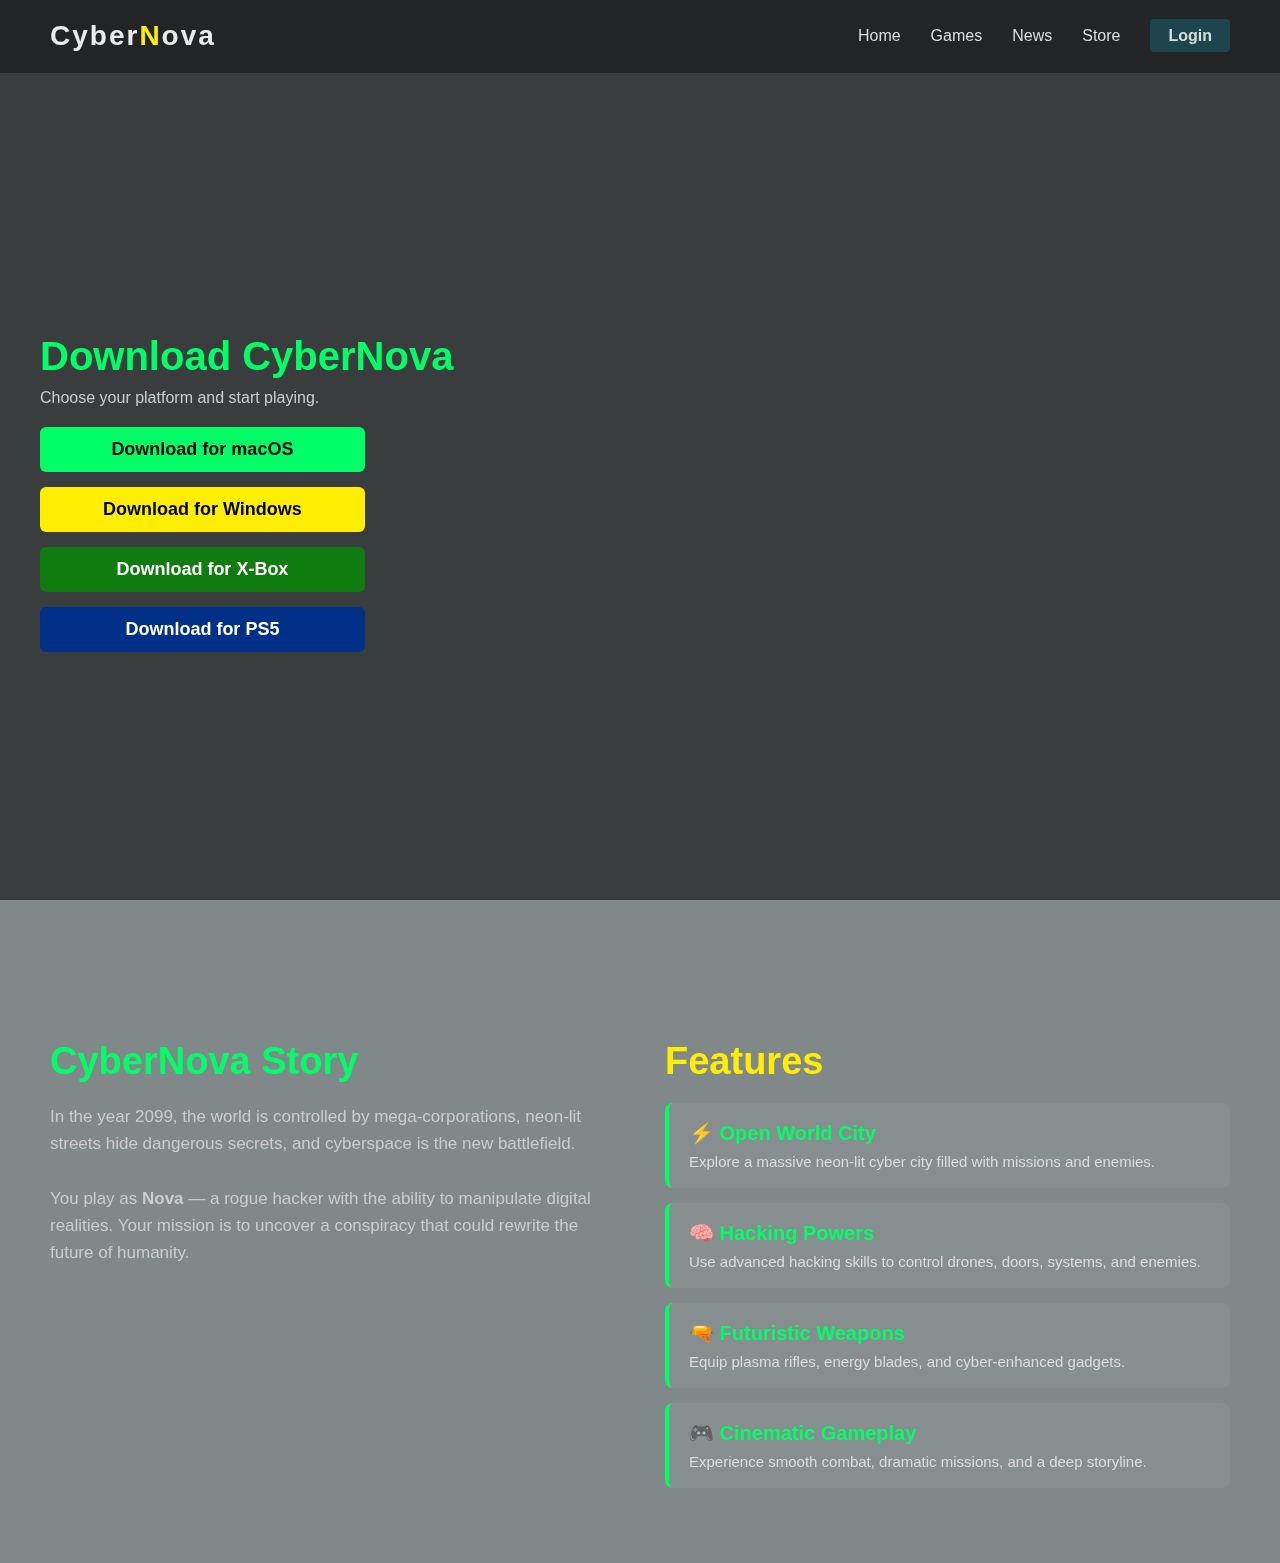
<file: index.html>
<!DOCTYPE html>
<html lang="en">
<head>
    <meta charset="UTF-8">
    <meta name="viewport" content="width=device-width, initial-scale=1.0">
    <title>CyberNova</title>
    <link rel="stylesheet" href="styleCyberNova.css">
</head>
<body>

    <nav class="navbar">
        <div class="logo" >Cyber<span>N</span>ova</div>


      

        <ul class="nav-links">
            <li><a href="#">Home</a></li>
            <li><a href="#">Games</a></li>
            <li><a href="./news.html">News</a></li>
            <li><a href="#">Store</a></li>
            <li><a href="./login.html" class="Login_Button">Login</a></li>
        </ul>
    </nav>
 


    
    <section class="main_section">
    <div class="left_box">
        <h1>Download CyberNova</h1>
        <p>Choose your platform and start playing.</p>

        <a href="#" class="Download_Button mac">Download for macOS</a>
        <a href="#" class="Download_Button windows">Download for Windows</a>
        <a href="#" class="Download_Button xbox">Download for X-Box</a>
        <a href="#" class="Download_Button ps5">Download for PS5</a>
    </div>

    <div class="right_box">
        
    </div>
</section>


    
<section class="story_section">
    <div class="story_left">
        <h2>CyberNova Story</h2>
        <p>
            In the year 2099, the world is controlled by mega-corporations,  
            neon-lit streets hide dangerous secrets,  
            and cyberspace is the new battlefield.
            <br><br>
            You play as <strong>Nova</strong> — a rogue hacker with the ability  
            to manipulate digital realities.  
            Your mission is to uncover a conspiracy that could  
            rewrite the future of humanity.
        </p>
    </div>

    <div class="story_right">
        <h2>Features</h2>

        <div class="feature_box">
            <h3>⚡ Open World City</h3>
            <p>Explore a massive neon-lit cyber city filled with missions and enemies.</p>
        </div>

        <div class="feature_box">
            <h3>🧠 Hacking Powers</h3>
            <p>Use advanced hacking skills to control drones, doors, systems, and enemies.</p>
        </div>

        <div class="feature_box">
            <h3>🔫 Futuristic Weapons</h3>
            <p>Equip plasma rifles, energy blades, and cyber-enhanced gadgets.</p>
        </div>

        <div class="feature_box">
            <h3>🎮 Cinematic Gameplay</h3>
            <p>Experience smooth combat, dramatic missions, and a deep storyline.</p>
        </div>
    </div>
</section>
<script src="main.js"></script>


</body>
</html>
</file>
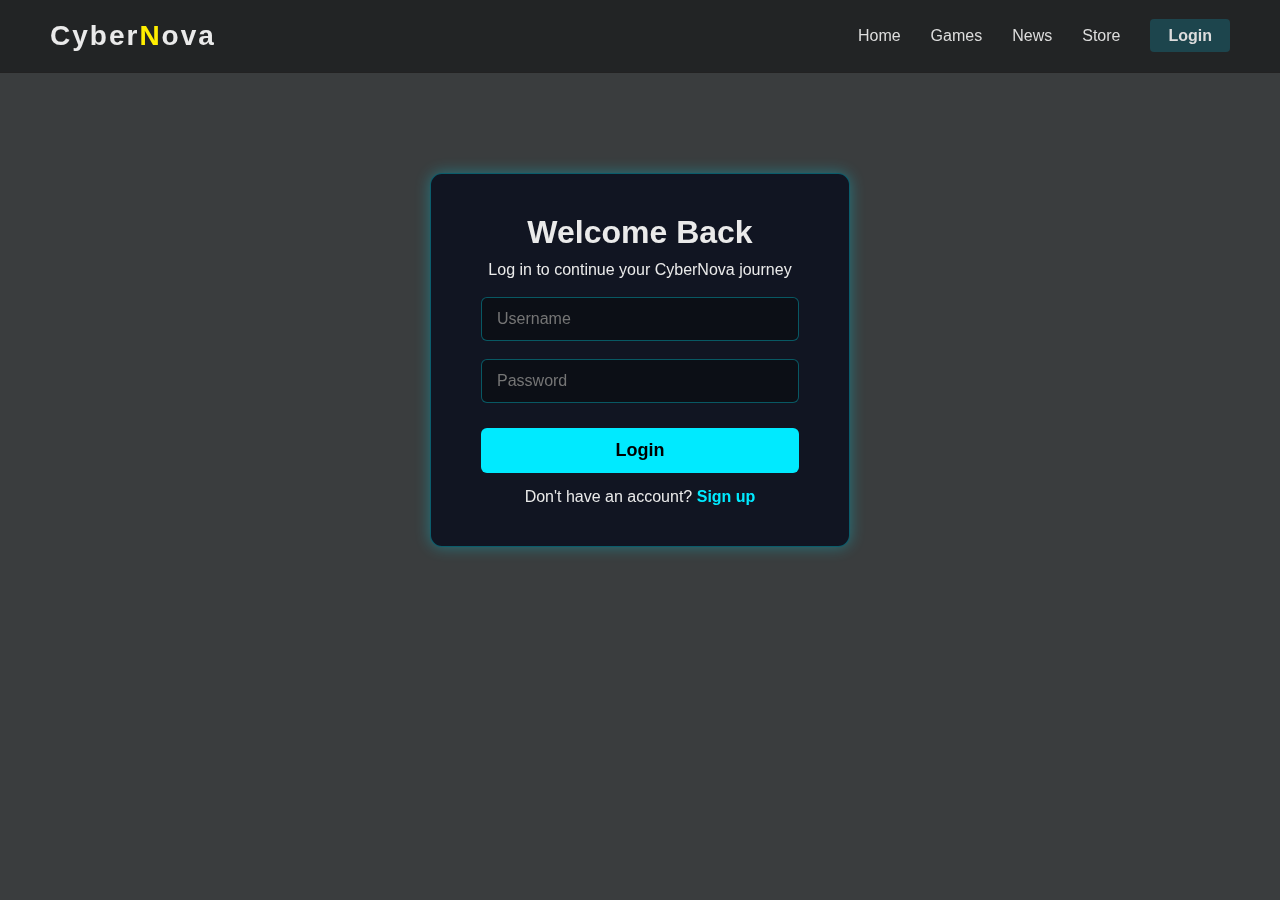
<file: login.html>
<!DOCTYPE html>
<html lang="en">
<head>
    <meta charset="UTF-8">
    <meta name="viewport" content="width=device-width, initial-scale=1.0">
    <title>CyberNova - Login</title>
    <link rel="stylesheet" href="./login.css">
    <link rel="stylesheet" href="./styleCyberNova.css">
</head>
<body>
    <nav class="navbar">
        <div class="logo">Cyber<span>N</span>ova</div>
        <ul class="nav-links">
            <li><a href="index.html">Home</a></li>
            <li><a href="#">Games</a></li>
            <li><a href="news.html">News</a></li>
            <li><a href="#">Store</a></li>
            <li><a href="login.html" class="Login_Button">Login</a></li>
        </ul>
    </nav>

    <section class="login_section">
        <div class="login_box">
            <h2>Welcome Back</h2>
            <p>Log in to continue your CyberNova journey</p>

            <form>
                <input type="text" placeholder="Username" class="input_box" required>
                <input type="password" placeholder="Password" class="input_box" required>
                <button type="submit" class="login_btn">Login</button>
            </form>

            <p class="signup_text">Don't have an account? <a href="#">Sign up</a></p>
        </div>
    </section>
    <script src="main.js"></script>
</body>
</html>
</file>
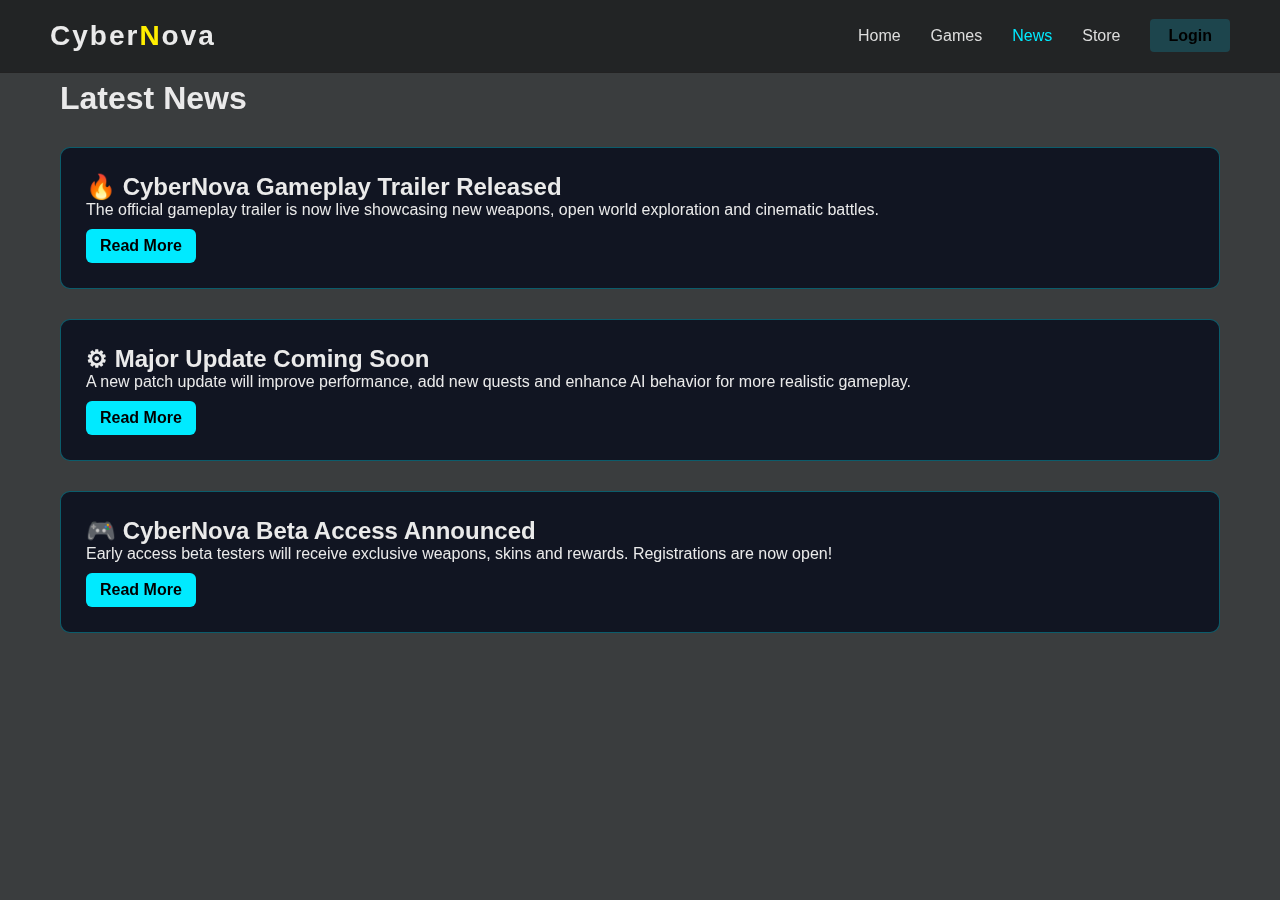
<file: news.html>
<!DOCTYPE html>
<html lang="en">
<head>
    <meta charset="UTF-8">
    <meta name="viewport" content="width=device-width, initial-scale=1.0">
    <title>CyberNova - News</title>
    <link rel="stylesheet" href="./news.css">
        <link rel="stylesheet" href="./styleCyberNova.css">
</head>
<body>
    <nav class="navbar">
        <div class="logo">Cyber<span>N</span>ova</div>
        <ul class="nav-links">
            <li><a href="index.html">Home</a></li>
            <li><a href="#">Games</a></li>
            <li><a href="news.html" class="active">News</a></li>
            <li><a href="#">Store</a></li>
            <li><a href="login.html" class="Login_Button">Login</a></li>
        </ul>
    </nav>

    <section class="news_section">
        <h1>Latest News</h1>

        <div class="news_card">
            <h2>🔥 CyberNova Gameplay Trailer Released</h2>
            <p>The official gameplay trailer is now live showcasing new weapons, open world exploration and cinematic battles.</p>
            <a href="#" class="read_more">Read More</a>
        </div>

        <div class="news_card">
            <h2>⚙ Major Update Coming Soon</h2>
            <p>A new patch update will improve performance, add new quests and enhance AI behavior for more realistic gameplay.</p>
            <a href="#" class="read_more">Read More</a>
        </div>

        <div class="news_card">
            <h2>🎮 CyberNova Beta Access Announced</h2>
            <p>Early access beta testers will receive exclusive weapons, skins and rewards. Registrations are now open!</p>
            <a href="#" class="read_more">Read More</a>
        </div>
    </section>
</body>
</html>
</file>
<file: styleCyberNova.css>
*{
    margin: 0;
    padding: 0;
    box-sizing: border-box;
    font-family: 'Poppins', sans-serif;
}

body{
    background: #09171c83;
    color: #eaeaea;
}



body{
    margin: 0;
    padding: 0;
    background-image: url(https://images2.alphacoders.com/308/thumb-1920-30822.jpg);
    background-size: cover;
    background-position: center;
    background-attachment: fixed;
    color: #eaeaea;
}


body::before {
    content: "";
    position: fixed;
    top: 0;
    left: 0;
    width: 100%;
    height: 100%;
    background: rgba(0, 0, 0, 0.55); 
    z-index: -1;
}




.navbar{
    width: 100%;
    padding: 20px 50px;
    background: rgba(0, 0, 0, 0.4);
    backdrop-filter: blur(5px);
    display: flex;
    justify-content: space-between;
    align-items: center;
    position: fixed;
    top: 0;
    left: 0;
    z-index: 1000;
    border-bottom: 1px solid #222;
}

.logo{
    font-size: 28px;
    font-weight: 700;
    letter-spacing: 2px;
}

.logo span{
    color: #ffee00;
}

.nav-links{
    display: flex;
    list-style: none;
    gap: 30px;
}

.nav-links li a{
    text-decoration: none;
    color: #ddd;
    font-size: 16px;
    transition: 0.3s;
}

.nav-links li a:hover{
    color: #00ff66;
}

.Login_Button{
    padding: 8px 18px;
    background: #1d454d;
    color: black;
    border-radius: 4px;
    font-weight: 600;
}

.Login_Button:hover{
    background: #0099b3;
}


.main_section{
    margin-top: 100px;
    display: flex;
    height: calc(100vh - 100px);
    padding: 40px;
    gap: 40px;
}


.left_box{
    width: 40%;
    display: flex;
    flex-direction: column;
    justify-content: center;
}

.left_box h1{
    font-size: 40px;
    margin-bottom: 10px;
    color: #00ff66;
}

.left_box p{
    font-size: 16px;
    margin-bottom: 20px;
    color: #ccc;
}

.Download_Button{
    display: inline-block;
    padding: 12px 20px;
    margin-bottom: 15px;
    border-radius: 6px;
    font-size: 18px;
    font-weight: 600;
    text-decoration: none;
    width: 70%;
    text-align: center;
    transition: 0.3s;
}

.mac{
    background: #00ff66;
    color: black;
}

.mac:hover{
    background: #00cc52;
}

.windows{
    background: #ffee00;
    color: black;
}

.windows:hover{
    background: #d4c300;
}

.xbox{
    background: #107c10;
    color: white;
}

.xbox:hover{
    background: #0b520b;
}

.ps5{
    background: #003087;
    color: white;
}

.ps5:hover{
    background: #001f4d;
}

.right_box{
    width: 60%;
    display: flex;
    align-items: center;
    justify-content: center;
}

.right_box img{
    width: 100%;
    height: 100%;
    border-radius: 10px;
    object-fit: cover;
}

.story_section{
    margin-top: 80px;
    display: flex;
    padding: 60px 50px;
    gap: 50px;
}

.story_left{
    width: 50%;
}

.story_left h2{
    font-size: 38px;
    color: #00ff66;
    margin-bottom: 20px;
}

.story_left p{
    font-size: 17px;
    line-height: 1.6;
    color: #ccc;
}

.story_right{
    width: 50%;
}

.story_right h2{
    font-size: 38px;
    color: #ffee00;
    margin-bottom: 20px;
}


.feature_box{
    background: rgba(255, 255, 255, 0.05);
    border-left: 4px solid #00ff66;
    padding: 18px 20px;
    margin-bottom: 15px;
    border-radius: 8px;
    transition: 0.3s;
}

.feature_box h3{
    margin-bottom: 8px;
    color: #00ff66;
    font-size: 20px;
}

.feature_box p{
    color: #ddd;
    font-size: 15px;
}

.feature_box:hover{
    transform: translateX(10px);
    background: rgba(0, 255, 102, 0.15);
    border-left-color: #ffee00;
}
</file>
<file: login.css>
.login_section{
display:flex;
justify-content:center;
align-items:center;
height:80vh;
padding:60px;
}
.login_box{
background:#111522;
padding:40px 50px;
width:420px;
border-radius:12px;
border:1px solid #00eaff55;
text-align:center;
box-shadow:0 0 15px #00eaff55;
}
.login_box h2{
font-size:32px;
margin-bottom:10px;
}
.input_box{
width:100%;
margin-top:18px;
padding:12px 15px;
border:none;
border-radius:6px;
outline:none;
font-size:16px;
background:#0c0f16;
color:#fff;
border:1px solid #00eaff55;
}
.login_btn{
width:100%;
margin-top:25px;
padding:12px 15px;
font-size:18px;
font-weight:600;
border:none;
border-radius:6px;
background:#00eaff;
color:#000;
cursor:pointer;
transition:0.3s;
}
.login_btn:hover{
background:#009fb6;
}
.signup_text{
margin-top:15px;
}
.signup_text a{
color:#00eaff;
text-decoration:none;
font-weight:600;
}
</file>
<file: news.css>
/* CyberNova Global Styles */
*{
  margin:0;
  padding:0;
  box-sizing:border-box;
  font-family: 'Poppins', sans-serif;
}
body{
  background:#0c0f16;
  color:#fff;
}

/* Navbar */
.navbar{
  display:flex;
  justify-content:space-between;
  align-items:center;
  padding:20px 60px;
  background:#111522;
  position:sticky;
  top:0;
  z-index:100;
}
.logo{
  font-size:32px;
  font-weight:bold;
  letter-spacing:2px;
}
.logo span{
  color:#00eaff;
}
.nav-links{
  list-style:none;
  display:flex;
  gap:30px;
}
.nav-links a{
  text-decoration:none;
  color:#fff;
  font-size:18px;
  transition:0.3s;
}
.nav-links a:hover,
.nav-links .active{
  color:#00eaff;
}
.Login_Button{
  background:#00eaff;
  padding:8px 18px;
  border-radius:6px;
  color:#000 !important;
  font-weight:600;
}

/* Download Section */
.main_section{
  display:flex;
  justify-content:space-between;
  padding:80px 60px;
}
.left_box h1{
  font-size:50px;
  margin-bottom:15px;
}
.Download_Button{
  display:block;
  width:250px;
  margin-top:15px;
  padding:12px 20px;
  background:#00eaff;
  text-decoration:none;
  text-align:center;
  font-size:18px;
  font-weight:600;
  color:#000;
  border-radius:8px;
  transition:0.3s;
}
.Download_Button:hover{
  background:#009fb6;
}

/* Story Section */
.story_section{
  display:flex;
  justify-content:space-between;
  padding:80px 60px;
  background:#111522;
}
.story_left, .story_right{
  width:48%;
}
.feature_box{
  margin-top:25px;
  background:#0c0f16;
  padding:20px;
  border-radius:10px;
  border:1px solid #00eaff55;
}
.feature_box h3{
  margin-bottom:10px;
}

/* News Page */
.news_section{
  padding:80px 60px;
}
.news_card{
  margin-top:30px;
  background:#111522;
  padding:25px;
  border-radius:10px;
  border:1px solid #00eaff55;
}
.read_more{
  display:inline-block;
  margin-top:10px;
  padding:8px 14px;
  background:#00eaff;
  color:#000;
  text-decoration:none;
  border-radius:6px;
  font-weight:600;
}
</file>
